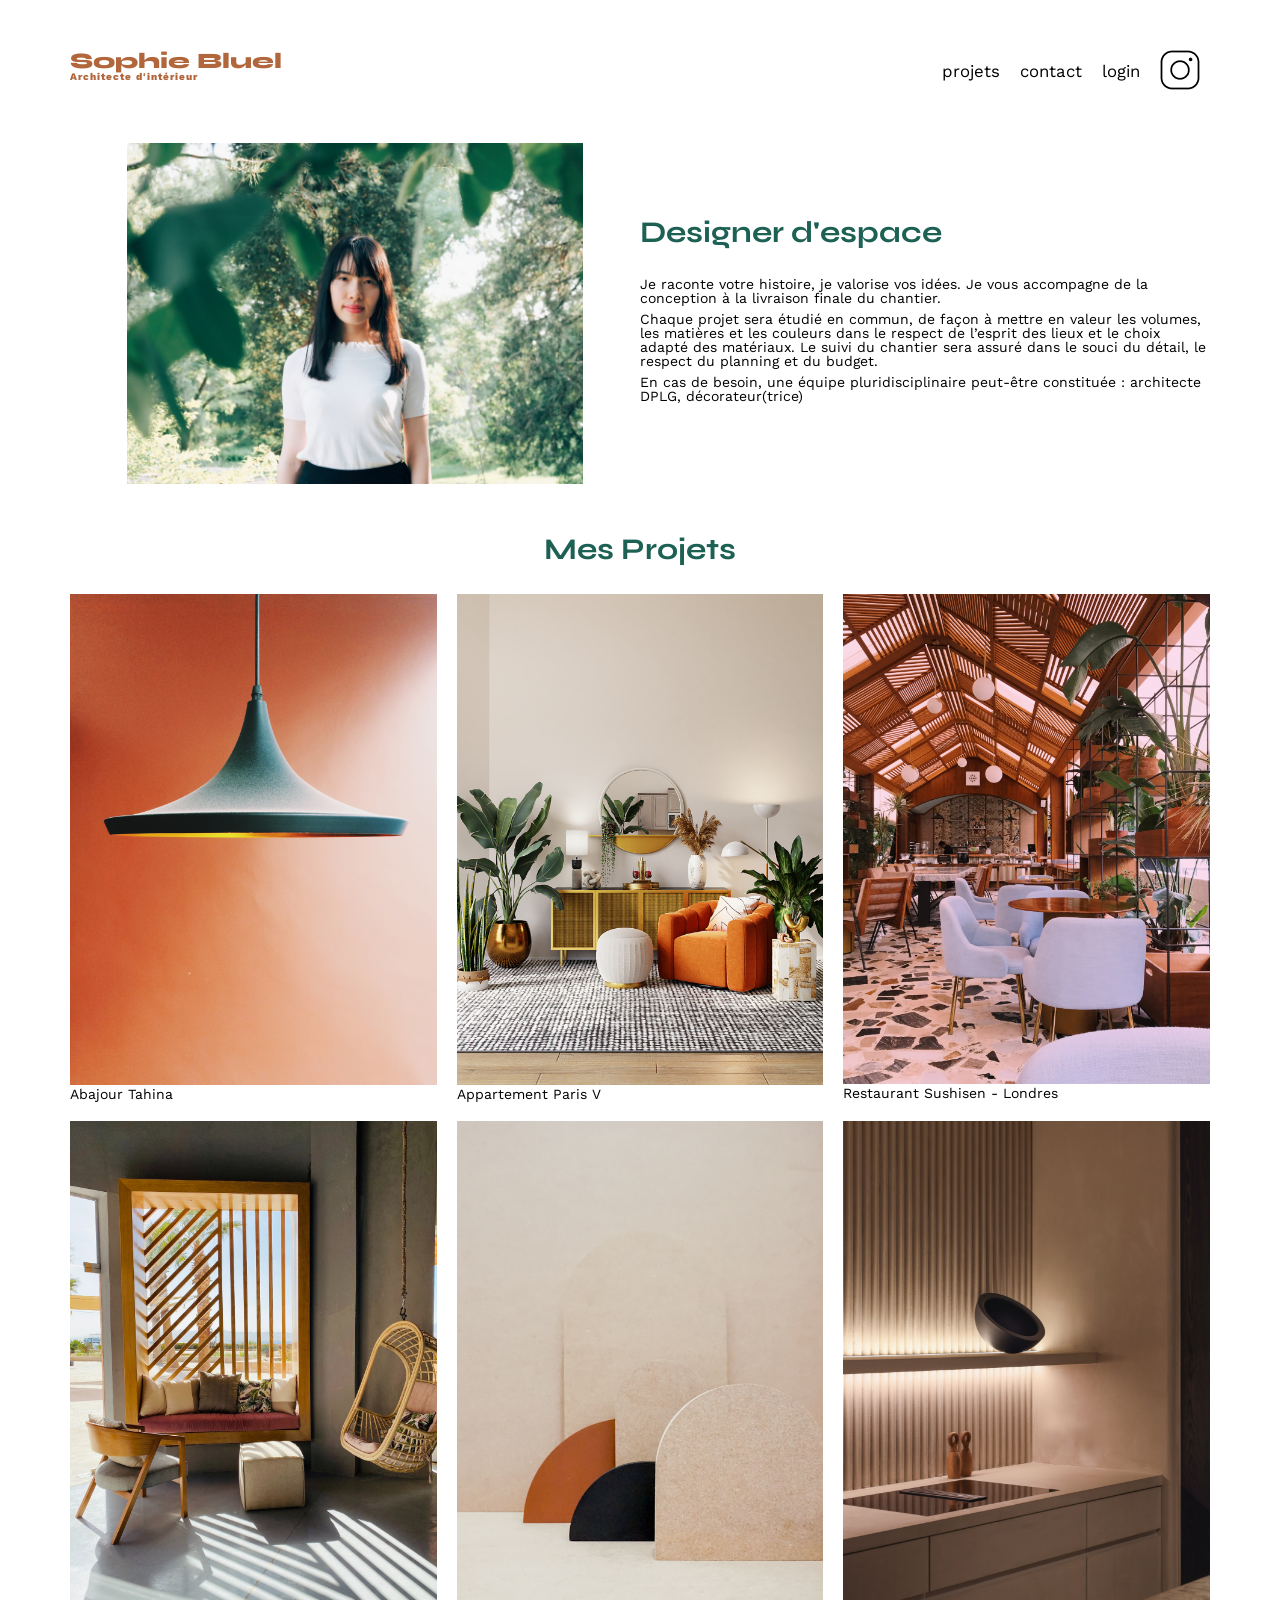
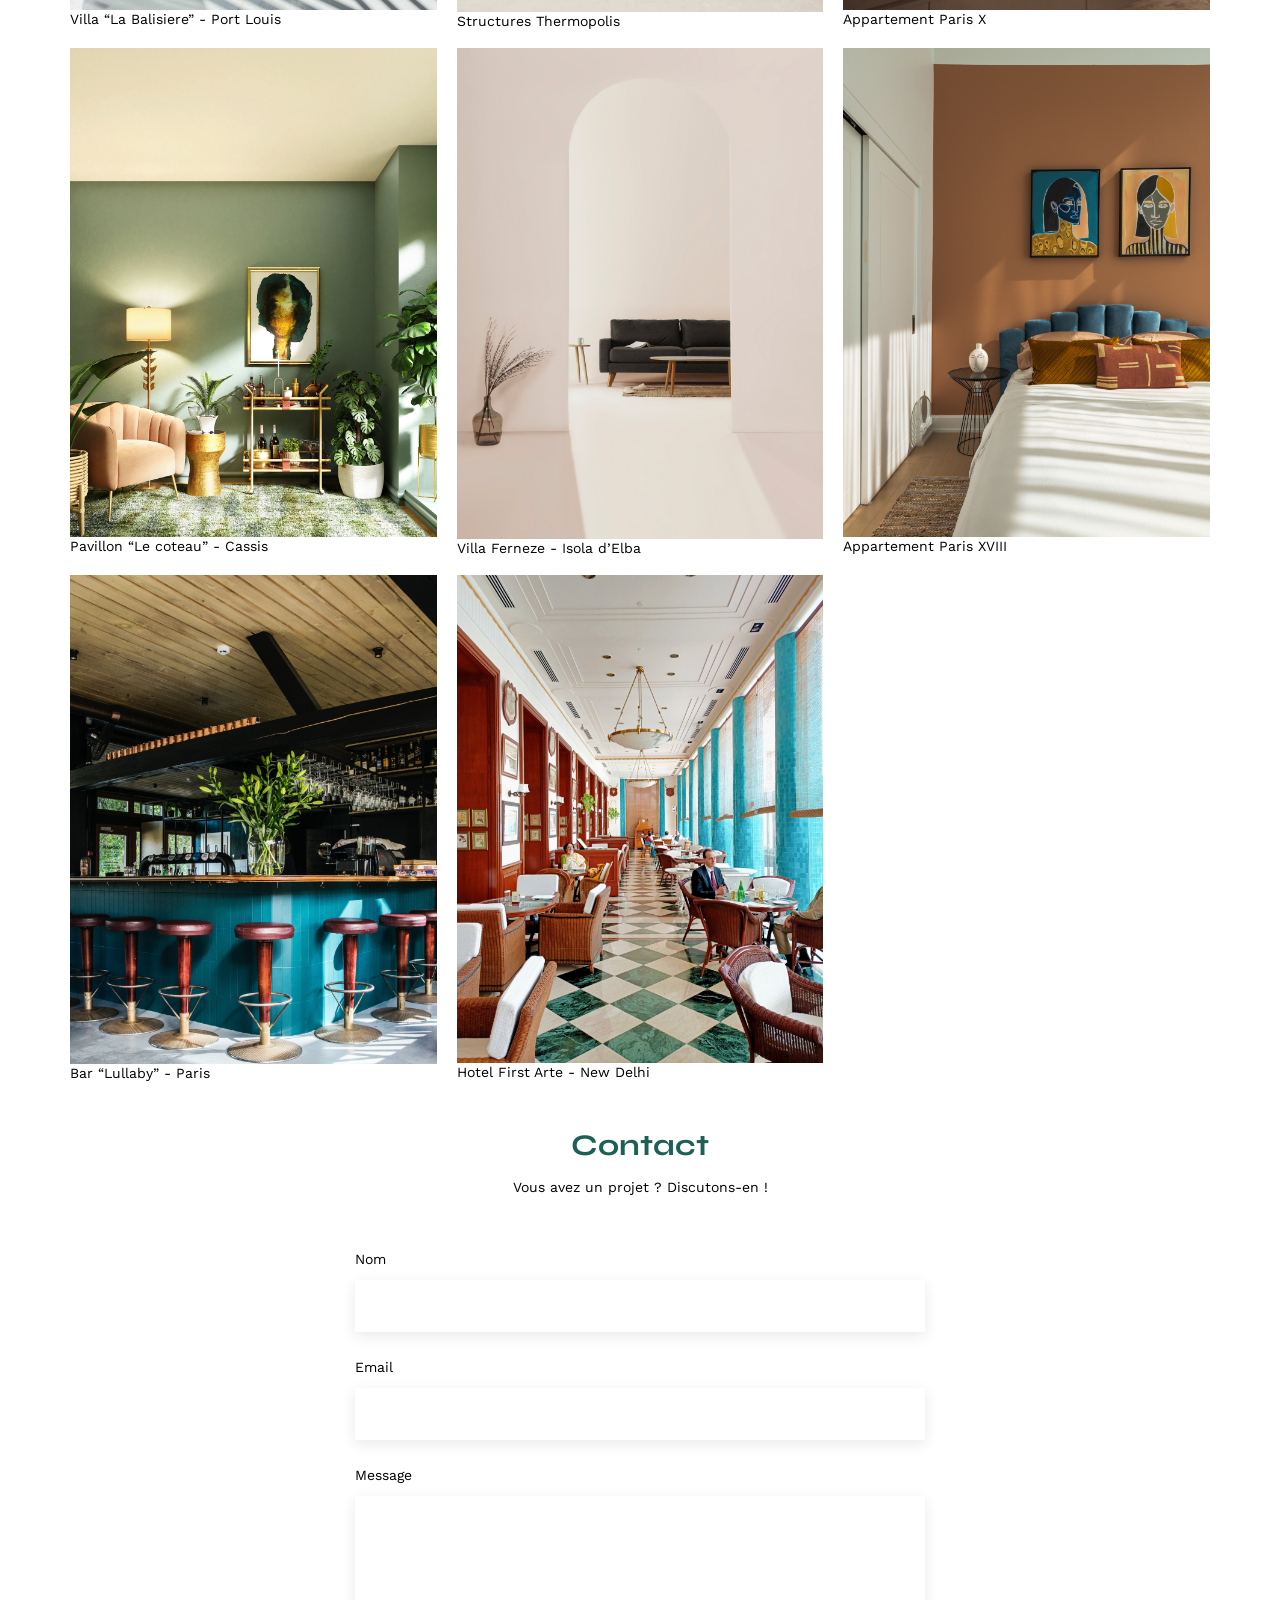
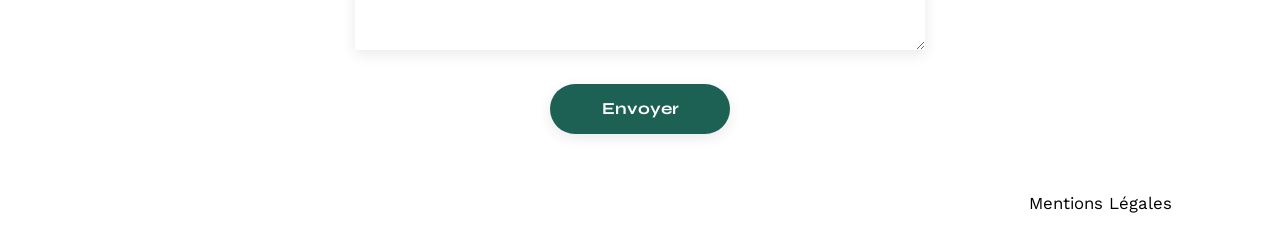
<file: index.html>
<!DOCTYPE html>
<html lang="fr">
<head>
	<meta charset="UTF-8">
	<title>Sophie Bluel - Architecte d'intérieur</title>
	<meta name="viewport" content="width=device-width, initial-scale=1.0">
	<link rel="preconnect" href="https://fonts.googleapis.com">
	<link rel="preconnect" href="https://fonts.gstatic.com" crossorigin>
	<link href="https://fonts.googleapis.com/css2?family=Syne:wght@700;800&family=Work+Sans&display=swap" rel="stylesheet">
	<meta name="description" content="">
	<link rel="stylesheet" href="style.css">
</head>
<body>
<header>
	<h1>Sophie Bluel <span>Architecte d'intérieur</span></h1>
	<nav>
		<ul>
			<li>projets</li>
			<li>contact</li>
			<li>login</li>
			<li><img src="images/instagram.png" alt="Instagram"></li>
		</ul>
	</nav>
</header>
<main>
	<section id="introduction">
		<figure>
			<img src="images/sophie-bluel.png" alt="">
		</figure>
		<article>
			<h2>Designer d'espace</h2>
			<p>Je raconte votre histoire, je valorise vos idées. Je vous accompagne de la conception à la livraison finale du chantier.</p>
			<p>Chaque projet sera étudié en commun, de façon à mettre en valeur les volumes, les matières et les couleurs dans le respect de l’esprit des lieux et le choix adapté des matériaux. Le suivi du chantier sera assuré dans le souci du détail, le respect du planning et du budget.</p>
			<p>En cas de besoin, une équipe pluridisciplinaire peut-être constituée : architecte DPLG, décorateur(trice)</p>
		</article>
	</section>
	<section id="portfolio">
		<h2>Mes Projets</h2>
		<div class="gallery">
			<figure>
				<img src="images/abajour-tahina.png" alt="Abajour Tahina">
				<figcaption>Abajour Tahina</figcaption>
			</figure>
			<figure>
				<img src="images/appartement-paris-v.png" alt="Appartement Paris V">
				<figcaption>Appartement Paris V</figcaption>
			</figure>
			<figure>
				<img src="images/restaurant-sushisen-londres.png" alt="Restaurant Sushisen - Londres">
				<figcaption>Restaurant Sushisen - Londres</figcaption>
			</figure>
			<figure>
				<img src="images/la-balisiere.png" alt="Villa “La Balisiere” - Port Louis">
				<figcaption>Villa “La Balisiere” - Port Louis</figcaption>
			</figure>
			<figure>
				<img src="images/structures-thermopolis.png" alt="Structures Thermopolis">
				<figcaption>Structures Thermopolis</figcaption>
			</figure>
			<figure>
				<img src="images/appartement-paris-x.png" alt="Appartement Paris X">
				<figcaption>Appartement Paris X</figcaption>
			</figure>
			<figure>
				<img src="images/le-coteau-cassis.png" alt="Pavillon “Le coteau” - Cassis">
				<figcaption>Pavillon “Le coteau” - Cassis</figcaption>
			</figure>
			<figure>
				<img src="images/villa-ferneze.png" alt="Villa Ferneze - Isola d’Elba">
				<figcaption>Villa Ferneze - Isola d’Elba</figcaption>
			</figure>
			<figure>
				<img src="images/appartement-paris-xviii.png" alt="Appartement Paris XVIII">
				<figcaption>Appartement Paris XVIII</figcaption>
			</figure>
			<figure>
				<img src="images/bar-lullaby-paris.png" alt="Bar “Lullaby” - Paris">
				<figcaption>Bar “Lullaby” - Paris</figcaption>
			</figure>
			<figure>
				<img src="images/hotel-first-arte-new-delhi.png" alt="Hotel First Arte - New Delhi">
				<figcaption>Hotel First Arte - New Delhi</figcaption>
			</figure>
		</div>
	</section>
	<section id="contact">
		<h2>Contact</h2>
		<p>Vous avez un projet ? Discutons-en !</p>
		<form action="#" method="post">
			<label for="name">Nom</label>
			<input type="text" name="name" id="name">
			<label for="email">Email</label>
			<input type="email" name="email" id="email">
			<label for="message">Message</label>
			<textarea name="message" id="message" cols="30" rows="10"></textarea>
			<input type="submit" value="Envoyer">
		</form>
	</section>
</main>

<footer>
	<nav>
		<ul>
			<li>Mentions Légales</li>
		</ul>
	</nav>
</footer>
</body>
</html>
</file>
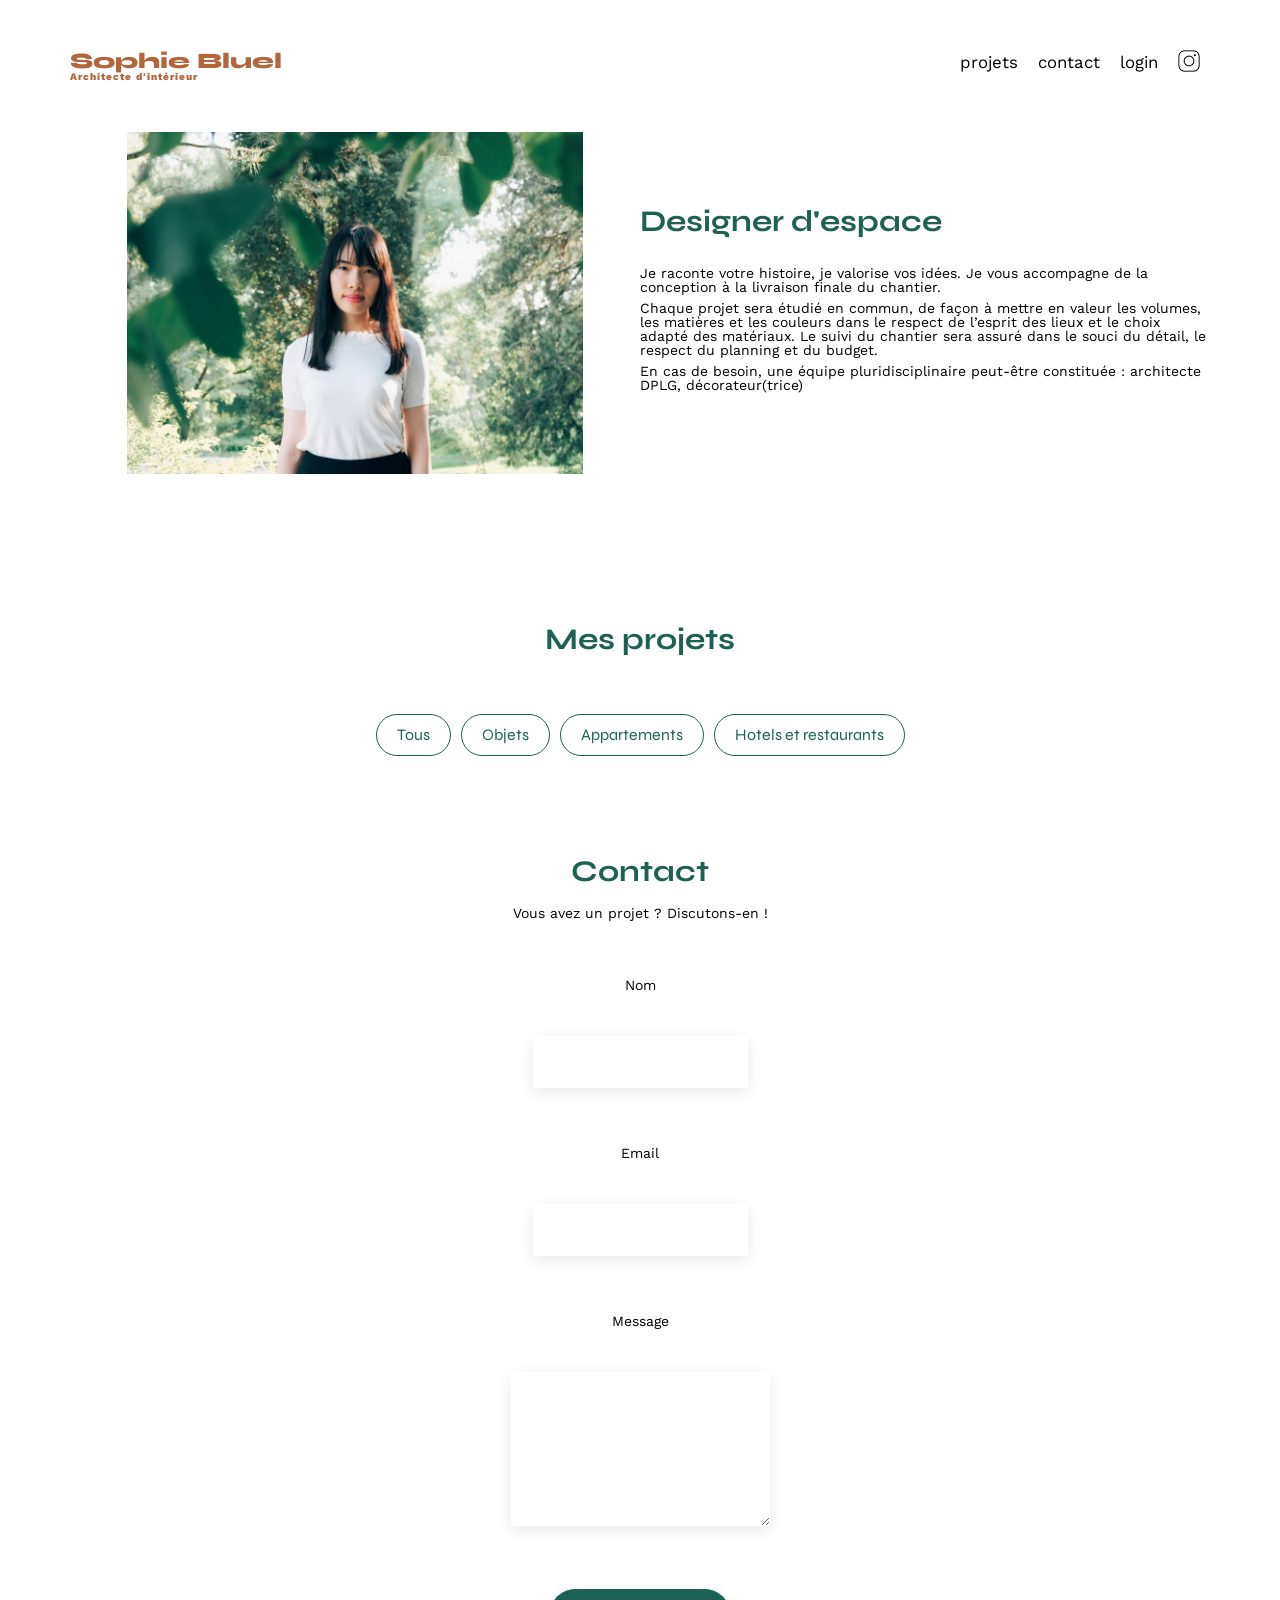
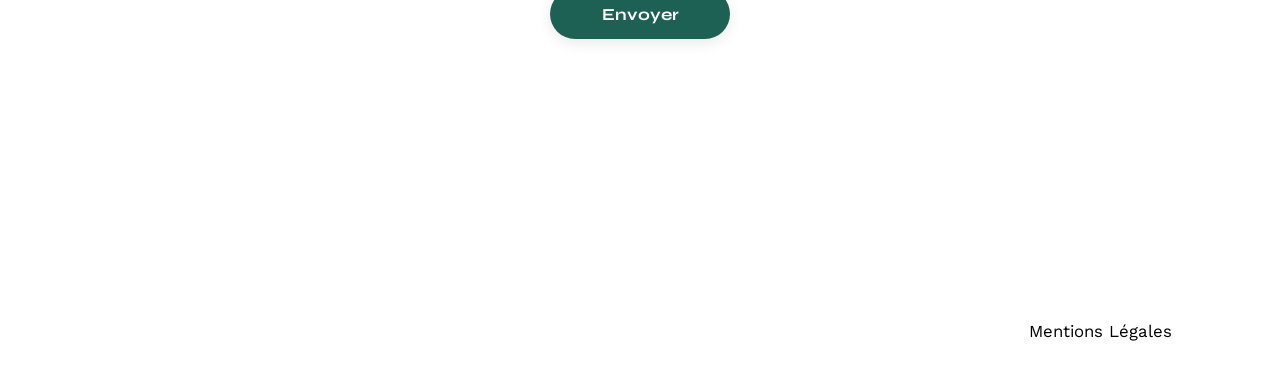
<file: FrontEnd/index.html>
<!DOCTYPE html>
<html lang="fr">

<head>
    <meta charset="UTF-8">
    <title>Sophie Bluel - Architecte d'intérieur</title>
    <meta name="viewport" content="width=device-width, initial-scale=1.0">
    <link rel="preconnect" href="https://fonts.googleapis.com">
    <link rel="preconnect" href="https://fonts.gstatic.com" crossorigin>
    <link href="https://fonts.googleapis.com/css2?family=Syne:wght@700;800&family=Work+Sans&display=swap" rel="stylesheet">
    <meta name="description" content="">
    <link rel="stylesheet" href="./assets/style.css">
    <link rel="stylesheet" href="https://cdnjs.cloudflare.com/ajax/libs/font-awesome/6.4.0/css/all.min.css">
</head>

<body>

    <header>
        <h1>Sophie Bluel <span>Architecte d'intérieur</span></h1>
        <nav>
            <ul>
                <li>projets</li>
                <li>contact</li>
                <li id="login-li-index"><a href="./login.html">login</a></li>
                <li><img src="./assets/icons/instagram.png" alt="Instagram"></li>
            </ul>
        </nav>
    </header>
    <main>
        <section id="introduction">
            <figure>
                <img src="./assets/images/sophie-bluel.png" alt="">
            </figure>
            <article>
                <h2>Designer d'espace</h2>
                <p>Je raconte votre histoire, je valorise vos idées. Je vous accompagne de la conception à la livraison finale du chantier.</p>
                <p>Chaque projet sera étudié en commun, de façon à mettre en valeur les volumes, les matières et les couleurs dans le respect de l’esprit des lieux et le choix adapté des matériaux. Le suivi du chantier sera assuré dans le souci du détail, le respect du planning et du budget.</p>
                <p>En cas de besoin, une équipe pluridisciplinaire peut-être constituée : architecte DPLG, décorateur(trice)</p>
            </article>
        </section>
        <!--GALLERY AND FILTER-->
        <section id="portfolio">
            <div id="gallery-title">
                <h2>Mes projets</h2>
                <button type="button" id="gallery-title-button" class="hidden"><i class="fa-regular fa-pen-to-square"></i> Modifier</button>
            </div>
            <div class="gallery">
            </div>
        </section>
        <!--CONTACT-->
        <section id="contact">
            <h2>Contact</h2>
            <p>Vous avez un projet ? Discutons-en !</p>
            <form action="#" method="post">
                <label for="name">Nom</label>
                <input type="text" name="name" id="name">
                <label for="email">Email</label>
                <input type="email" name="email" id="email">
                <label for="message">Message</label>
                <textarea name="message" id="message" cols="30" rows="10"></textarea>
                <input type="submit" value="Envoyer">
            </form>
        </section>
        <!--MODALE-->
        <div id="modal-container" class="hidden">
            <div id="modal-content">
            </div>
        </div>
    </main>
    <!--FOOTER-->
    <footer>
        <nav>
            <ul>
                <li>Mentions Légales</li>
            </ul>
        </nav>
    </footer>
    <script src="assets/js/index.js" defer></script>
</body>

</html>
</file>
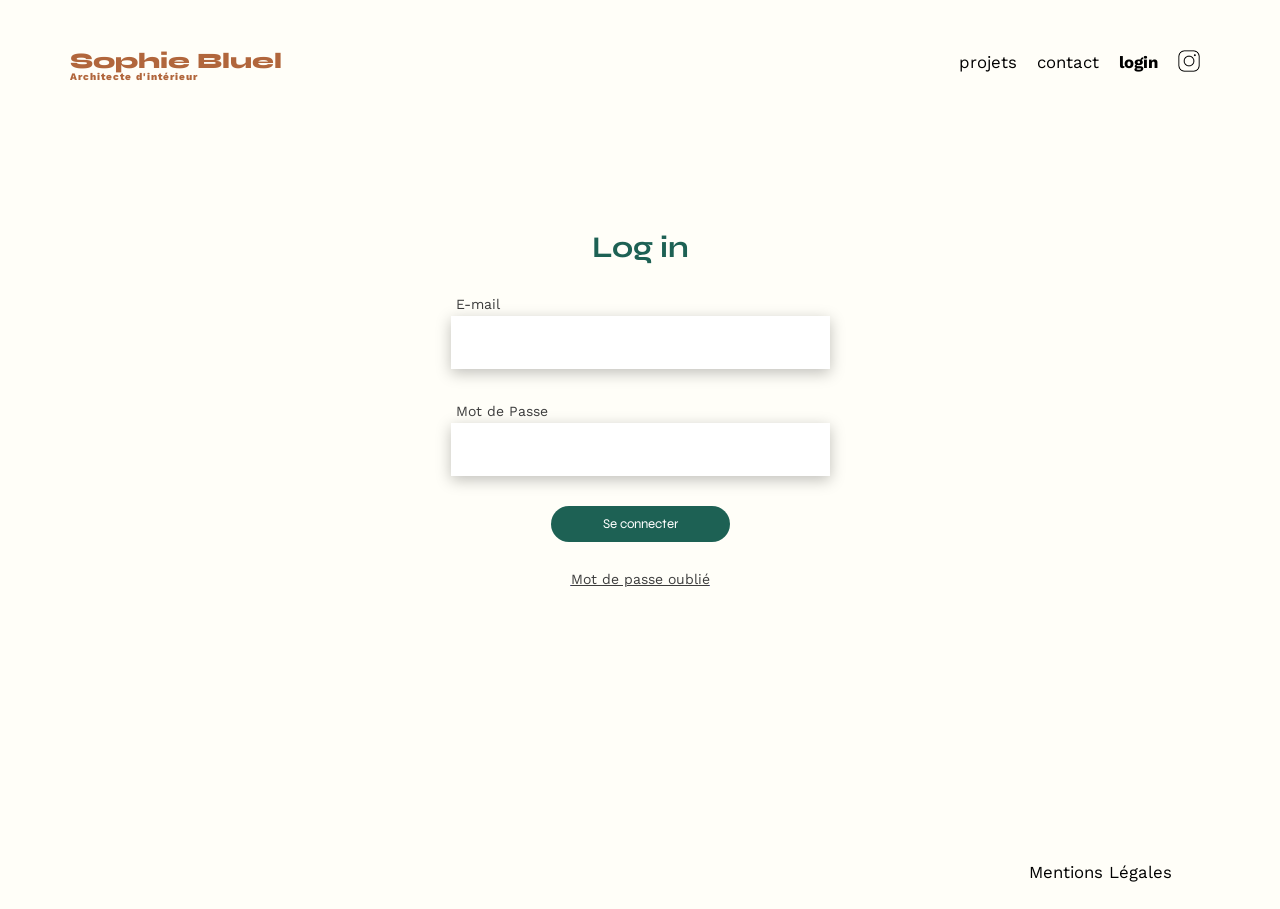
<file: FrontEnd/login.html>
<!DOCTYPE html>
<html lang="fr">

<head>
    <meta charset="UTF-8">
    <title>Sophie Bluel - Architecte d'intérieur</title>
    <meta name="viewport" content="width=device-width, initial-scale=1.0">
    <link rel="preconnect" href="https://fonts.googleapis.com">
    <link rel="preconnect" href="https://fonts.gstatic.com" crossorigin>
    <link href="https://fonts.googleapis.com/css2?family=Syne:wght@700;800&family=Work+Sans&display=swap" rel="stylesheet">
    <meta name="description" content="">
    <link rel="stylesheet" href="./assets/style.css">
</head>

<body class="login-page">
    <header>
        <h1>Sophie Bluel <span>Architecte d'intérieur</span></h1>
        <nav>
            <ul>
                <li>projets</li>
                <li>contact</li>
                <li id="login-li">login</li>
                <li><img src="./assets/icons/instagram.png" alt="Instagram"></li>
            </ul>
        </nav>
    </header>

    <main>
        <form id="login-Form">
            <h2>Log in</h2>
            <div class="form">
                <label for="email">
                    <p>E-mail</p>
                </label>
                <input id="email" type="email" class="form-textarea">
            </div>
            <div class="form">
                <label for="password">
                    <p>Mot de Passe</p>
                </label>
                <input class="password" type="password" class="form-textarea" id="userPW">
            </div>
            <button type="submit" class="form-button">
                <p>Se connecter</p>
            </button>
            <a href="#">
                <p class="lien">Mot de passe oublié</p>
            </a>
        </form>
    </main>

    <footer>
        <nav>
            <ul>
                <li>Mentions Légales</li>
            </ul>
        </nav>
    </footer>
    <script src="assets/js/login.js" defer></script>
</body>

</html>
</file>
<file: style.css>
/* http://meyerweb.com/eric/tools/css/reset/
   v2.0 | 20110126
   License: none (public domain)
*/

html, body, div, span, applet, object, iframe,
h1, h2, h3, h4, h5, h6, p, blockquote, pre,
a, abbr, acronym, address, big, cite, code,
del, dfn, em, img, ins, kbd, q, s, samp,
small, strike, strong, sub, sup, tt, var,
b, u, i, center,
dl, dt, dd, ol, ul, li,
fieldset, form, label, legend,
table, caption, tbody, tfoot, thead, tr, th, td,
article, aside, canvas, details, embed,
figure, figcaption, footer, header, hgroup,
menu, nav, output, ruby, section, summary,
time, mark, audio, video {
	margin: 0;
	padding: 0;
	border: 0;
	font-size: 100%;
	font: inherit;
	vertical-align: baseline;
}
/* HTML5 display-role reset for older browsers */
article, aside, details, figcaption, figure,
footer, header, hgroup, menu, nav, section {
	display: block;
}
body {
	line-height: 1;
}
ol, ul {
	list-style: none;
}
blockquote, q {
	quotes: none;
}
blockquote:before, blockquote:after,
q:before, q:after {
	content: '';
	content: none;
}
table {
	border-collapse: collapse;
	border-spacing: 0;
}
/** end reset css**/
body {
	max-width: 1140px;
	margin:auto;
	font-family: 'Work Sans' ;
	font-size: 14px;
}
header {
	display: flex;
	justify-content: space-between;
	margin: 50px 0
}
section {
	margin: 50px 0
}

h1{
	display: flex;
	flex-direction: column;
	font-family: 'Syne';
	font-size: 22px;
	font-weight: 800;
	color: #B1663C
}

h1 > span {
	font-family: 'Work Sans';
	font-size:10px;
	letter-spacing: 0.1em;
;
}

h2{
	font-family: 'Syne';
	font-weight: 700;
	font-size: 30px;
	color: #1D6154
}
nav ul {
	display: flex;
	align-items: center;
	list-style-type: none;

}
nav li {
	padding: 0 10px;
	font-size: 1.2em;
}

li:hover {
	color: #B1663C;
}
#introduction {
	display: flex;
	align-items: center;
}
#introduction figure {
	flex: 1
}
#introduction img {
	display: block;
	margin: auto;
	width: 80%;
}

#introduction article {
	flex: 1
}
#introduction h2 {
	margin-bottom: 1em;
}

#introduction p {
	margin-bottom: 0.5em;
}
#portfolio h2 {
	text-align: center;
	margin-bottom: 1em;
}
.gallery {
	width: 100%;
	display: grid;
	grid-template-columns: 1fr 1fr 1fr;
	grid-column-gap: 20px;
	grid-row-gap: 20px;
}

.gallery img {
	width: 100%;

}
#contact {
	width: 50%;
margin: auto;
}
#contact > * {
	text-align: center;

}
#contact h2{
	margin-bottom: 20px;
}
#contact form {
	text-align: left;
	margin-top:30px;
	display: flex;
	flex-direction: column;
}

#contact input {
	height: 50px;
	font-size: 1.2em;
	border: none;
	box-shadow: 0px 4px 14px rgba(0, 0, 0, 0.09);
}
#contact label {
	margin: 2em 0 1em 0;
}
#contact textarea {
	border: none;
	box-shadow: 0px 4px 14px rgba(0, 0, 0, 0.09);
}

input[type="submit"]{
	font-family: 'Syne';
	font-weight: 700;
	color: white;
	background-color: #1D6154;
	margin : 2em auto ;
	width: 180px;
	text-align: center;
	border-radius: 60px ;
}

footer nav ul {
	display: flex;
	justify-content: flex-end;
	margin: 2em
}
</file>
<file: FrontEnd/assets/style.css>
/* http://meyerweb.com/eric/tools/css/reset/
   v2.0 | 20110126
   License: none (public domain)
*/

html,
body,
div,
span,
applet,
object,
iframe,
h1,
h2,
h3,
h4,
h5,
h6,
p,
blockquote,
pre,
a,
abbr,
acronym,
address,
big,
cite,
code,
del,
dfn,
em,
img,
ins,
kbd,
q,
s,
samp,
small,
strike,
strong,
sub,
sup,
tt,
var,
b,
u,
i,
center,
dl,
dt,
dd,
ol,
ul,
li,
fieldset,
form,
label,
legend,
table,
caption,
tbody,
tfoot,
thead,
tr,
th,
td,
article,
aside,
canvas,
details,
embed,
figure,
figcaption,
footer,
header,
hgroup,
menu,
nav,
output,
ruby,
section,
summary,
time,
mark,
audio,
video {
    margin: 0;
    padding: 0;
    border: 0;
    font-size: 100%;
    font: inherit;
    vertical-align: baseline;
}

/* HTML5 display-role reset for older browsers */
article,
aside,
details,
figcaption,
figure,
footer,
header,
hgroup,
menu,
nav,
section {
    display: block;
}

body {
    line-height: 1;
}

ol,
ul {
    list-style: none;
}

blockquote,
q {
    quotes: none;
}

blockquote:before,
blockquote:after,
q:before,
q:after {
    content: '';
    content: none;
}

table {
    border-collapse: collapse;
    border-spacing: 0;
}

/** end reset css**/
body {
    max-width: 1140px;
    margin: auto;
    font-family: 'Work Sans';
    font-size: 14px;
}

header {
    display: flex;
    justify-content: space-between;
    margin: 50px 0
}

section {
    margin: 50px 0
}

h1 {
    display: flex;
    flex-direction: column;
    font-family: 'Syne';
    font-size: 22px;
    font-weight: 800;
    color: #B1663C
}

h1>span {
    font-family: 'Work Sans';
    font-size: 10px;
    letter-spacing: 0.1em;
    ;
}

h2 {
    font-family: 'Syne';
    font-weight: 700;
    font-size: 30px;
    color: #1D6154
}

nav ul {
    display: flex;
    align-items: center;
    list-style-type: none;

}

nav li {
    padding: 0 10px;
    font-size: 1.2em;
}

li:hover {
    color: #B1663C;
}

/*Mon code : PARTIE GALERIE*/
.gallery {
    width: 100%;
    display: grid;
    grid-template-columns: repeat(3, 305px);
    grid-column-gap: 20px;
    grid-row-gap: 40px;
    justify-content: center;
}

.gallery img {
    width: 100%;
    height: 100%;
    object-fit: cover;
}

.gallery figcaption {
    margin: 3px 0 0 0;
}

.figureGallery {
    width: 305px;
    height: 407px;
}

.btn-filter:hover {
    background-color: #1D6154;
    color: white;

}

#gallery-title {
    display: flex;
    justify-content: center;
    align-items: center;
    margin: 150px 0 30px 0;
}

#gallery-title-button {
    height: 18px;
    font-size: 14px;
    margin: 0 0 30px 0;
    border: none;
    font-family: "Work Sans";
    background-color: white;
}

.hidden {
    display: none;
}

/*Mon code : PARTIE FILTRER*/
.btn-filter-div {
    display: flex;
    justify-content: center;
    gap: 10px;
    margin: 0 0 50px 0;
}

.btn-filter-div.hidden {
    display: none;
}

.btn-filter {
    display: flex;
    justify-content: center;
    align-items: center;
    background-color: white;
    height: 37px;
    border: 1px solid #1D6154;
    border-radius: 60px;
    margin: 0;
    padding: 20px;
    color: #1D6154;
    font-size: 16px;
    font-family: 'Syne', sans-serif;
}

/*Mon code : PARTIE SE CONNECTER*/
.login-page {
    display: flex;
    flex-direction: column;
    height: 100%;
    background-color: #FFFEF8;
}

nav img {
    height: 22px;
    width: 22px;
}

form {
    display: flex;
    flex-direction: column;
    align-items: center;
    gap: 30px;
    margin: 100px 0 250px 0;
}

.form {
    display: flex;
    flex-direction: column;
    width: 379px;
}

.form label {
    margin: 5px;
}

.form h2 {
    font-size: 30px;
    font-weight: bold;
}

.form input {
    height: 51px;
    border: 0px;
    box-shadow: 0px 4px 14px 0px rgba(0, 0, 0, 0.25);
}

.form p {
    color: #3D3D3D;
    font-family: "Work Sans";
    font-size: 14px;
}

.lien {
    color: #3D3D3D;
    font-family: "Work Sans";
    font-size: 14px;
    text-decoration: underline;
    text-decoration-color: #3D3D3D;
}

.form-button {
    font-family: "Syne";
    color: white;
    background-color: #1D6154;
    width: 179px;
    height: 36px;
    border-radius: 60px;
    border: 0px;
}

.form-button:hover {
    background-color: #0E2F28;
}

li a,
li a:visited {
    text-decoration: none;
    color: inherit;
}

#login-li {
    font-weight: bold;
}


/* Mode édition*/
.edition-banner {
    width: 100%;
    height: 50px;
    background-color: black;
    color: white;
    display: flex;
    justify-content: center;
    align-items: center;
    font-size: 16px;
    font-family: "Work Sans";
}

/*Partie Modale*/
#modal-container.hidden {
    display: none;
}

#modal-container {
    position: fixed;
    background: rgba(0, 0, 0, 0.6);
    inset: 0;
    display: flex;
    justify-content: center;
    align-items: center;
}

#modal-content {
    background-color: white;
    width: 630px;

    border-radius: 10px;
    text-align: center;
}

.divContenu {
    width: 420px;
    margin: auto;
}

.divCloseBack {
    display: flex;
    justify-content: space-between;
    margin: 30px 30px 0 30px;
}

#divCloseButton {
    display: flex;
    justify-content: flex-end;
    margin: 30px 30px 0 30px;
}

#closeIcon,
#backIcon {
    font-size: 24px;
}

.backCloseButton {
    background-color: white;
    border: none;
}

.gallery-title {
    text-align: center;
    font-family: "Work Sans";
    color: black;
    font-weight: 400;
    font-size: 26px;

}

.modale-gallery {
    width: 420px;
    display: grid;
    justify-content: center;
    grid-template-columns: repeat(5, 76.61px);
    row-gap: 30px;
    column-gap: 10px;
    margin: 50px auto 0 auto;
}

.modale-gallery img {
    width: 100%;
    height: 100%;
    margin: auto;
    object-fit: cover;
}

.modal-hr {
    margin: 60px 0 0 0;
}

.addPhoto {
    margin: 35px 0;
    width: 237px;
    height: 36px;
    border-radius: 60px;
    color: white;
    background-color: #1D6154;
    font-family: "Syne";
    font-size: 14px;
    font-weight: bold;
    border: none;
}

.addPhoto:hover {
    background-color: #0E2F28;
}

.modal-img-div {
    width: 76.86px;
    height: 102.57px;
}

.delete-button {
    color: white;
    background-color: black;
    border: none;
    position: relative;
    bottom: 98px;
    left: 55px;
    font-size: 12px;
    font-weight: 500;
    border-radius: 2px;
    width: 17px;
    height: 17px;
    text-align: center;
    display: flex;
    justify-content: center;
    align-items: center;
}

.delete-button:hover {
    background-color: rgb(79, 79, 79);
}

.divForm {
    width: 420px;
    margin: 30px auto 40px auto;
    display: flex;
    flex-direction: column;
    gap: 20px;
}

.formTitle {
    font-family: "Work sans";
    font-size: 26px;
    color: #000000;
    margin: 0 0 20px 0;
}

.divDepot {
    display: flex;
    flex-direction: column;
    background-color: #E8F1F6;
    height: 169px;
    justify-content: center;
    align-items: center;
    border-radius: 3px;
    gap: 10px;
    width: 420px;
}

#pictureIcon {
    font-size: 76px;
    margin: 20px 0 0 0;
    color: #B9C5CC;
}

#pictureIconHidden {
    font-size: 0;
    margin: 20px 0 0 0;
    color: #B9C5CC;
}

#add-input {
    width: 173px;
    height: 36px;
    border: none;
    border-radius: 50px;
    padding: 10px;
    display: flex;
    justify-content: center;
    align-items: center;
    box-sizing: border-box;
    background-color: #CBD6DC;
    color: #306685;
    font-family: "Work Sans";
    font-size: 16px;
}

#add-input-2 {
    background-color: transparent;
    width: 173px;
    height: 36px;
    border: none;
    border-radius: 50px;
    padding: 10px;
    display: flex;
    justify-content: center;
    align-items: center;
    box-sizing: border-box;
    color: #306685;
    font-family: "Work Sans";
    font-size: 16px;
}

.divDepot p {
    font-size: 10px;
    margin: 0 0 20px 0;
    color: #444444;
}

.divChamp {
    display: flex;
    flex-direction: column;
    font-family: "Work sans";
    color: #3D3D3D;
    font-size: 14px;
    font-weight: 500
}

#textarea,
#categorySelect {
    height: 51px;
    border: none;
    box-shadow: 0px 4px 14px rgba(0, 0, 0, 0.09);
    margin: 10px 0 0 0;
}

.divChamp label {
    display: flex;
    justify-content: flex-start;
}

#labelSelect {
    margin: 20px 0 0 0;
}

hr {
    margin: 20px 0;
    width: 100%;
    height: 1px;
    background-color: #B3B3B3;
    border: none;
}

.buttonValider {
    background-color: #A7A7A7;
    color: white;
    border: none;
    width: 237px;
    height: 36px;
    margin: auto;
    border-radius: 60px;
    font-family: "Work sans";
    font-size: 14px;
    cursor: not-allowed;
    transition: background-color 0.3s;
}

/*prévisualisation*/
.image-preview {
    width: 128px;
    height: 169px;
    object-fit: cover;
    position: relative;
    bottom: -1px;
}

/*bouton qui devient vert et cliquable une fois les champs remplis*/


.buttonValider.active {
    background-color: green;
    cursor: pointer;
}


/*Fin partie modale*/

#introduction {
    display: flex;
    align-items: center;
}

#introduction figure {
    flex: 1
}

#introduction img {
    display: block;
    margin: auto;
    width: 80%;
}

#introduction article {
    flex: 1
}

#introduction h2 {
    margin-bottom: 1em;
}

#introduction p {
    margin-bottom: 0.5em;
}

#portfolio h2 {
    text-align: center;
    margin-bottom: 1em;
}




#contact {
    width: 50%;
    margin: auto;
}

#contact>* {
    text-align: center;

}

#contact h2 {
    margin-bottom: 20px;
}

#contact form {
    text-align: left;
    margin-top: 30px;
    display: flex;
    flex-direction: column;
}

#contact input {
    height: 50px;
    font-size: 1.2em;
    border: none;
    box-shadow: 0px 4px 14px rgba(0, 0, 0, 0.09);
}

#contact label {
    margin: 2em 0 1em 0;
}

#contact textarea {
    border: none;
    box-shadow: 0px 4px 14px rgba(0, 0, 0, 0.09);
}

input[type="submit"] {
    font-family: 'Syne';
    font-weight: 700;
    color: white;
    background-color: #1D6154;
    margin: 2em auto;
    width: 180px;
    text-align: center;
    border-radius: 60px;
}

footer nav ul {
    display: flex;
    justify-content: flex-end;
    margin: 2em
}
</file>
